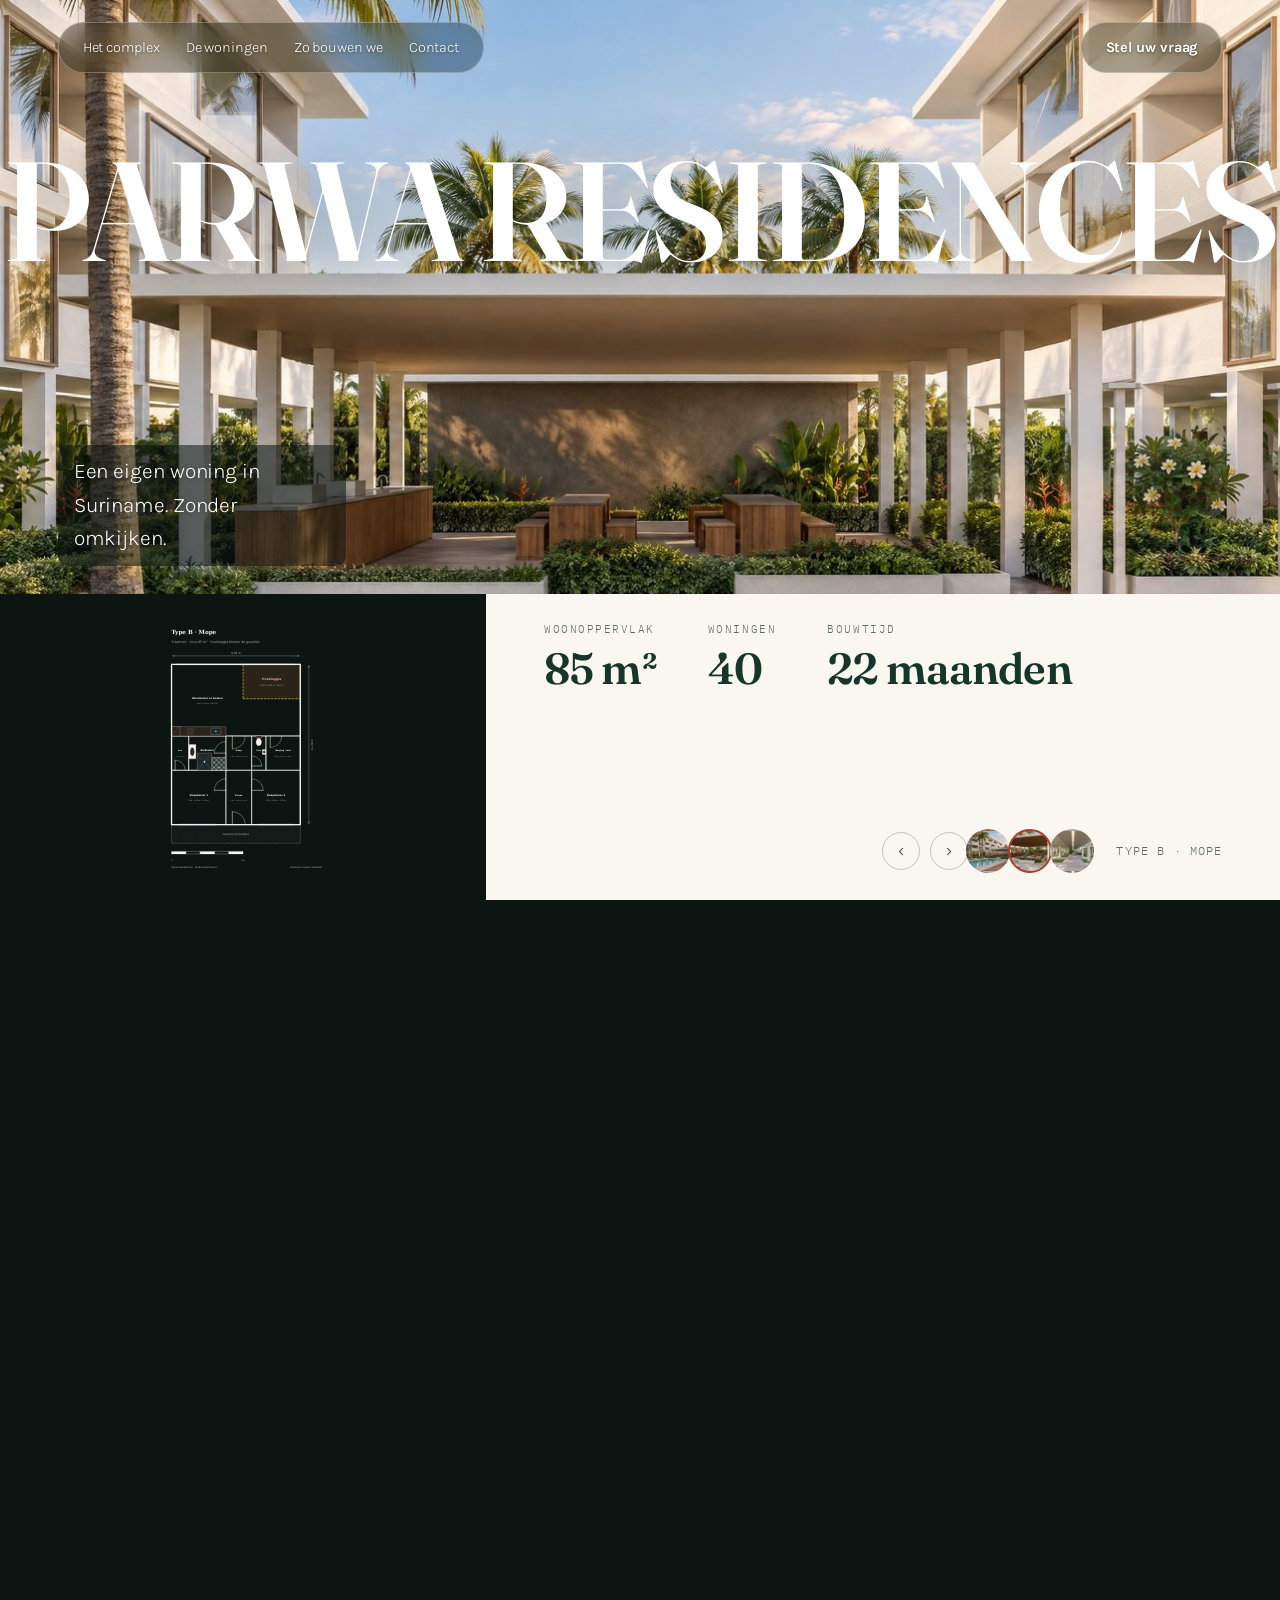
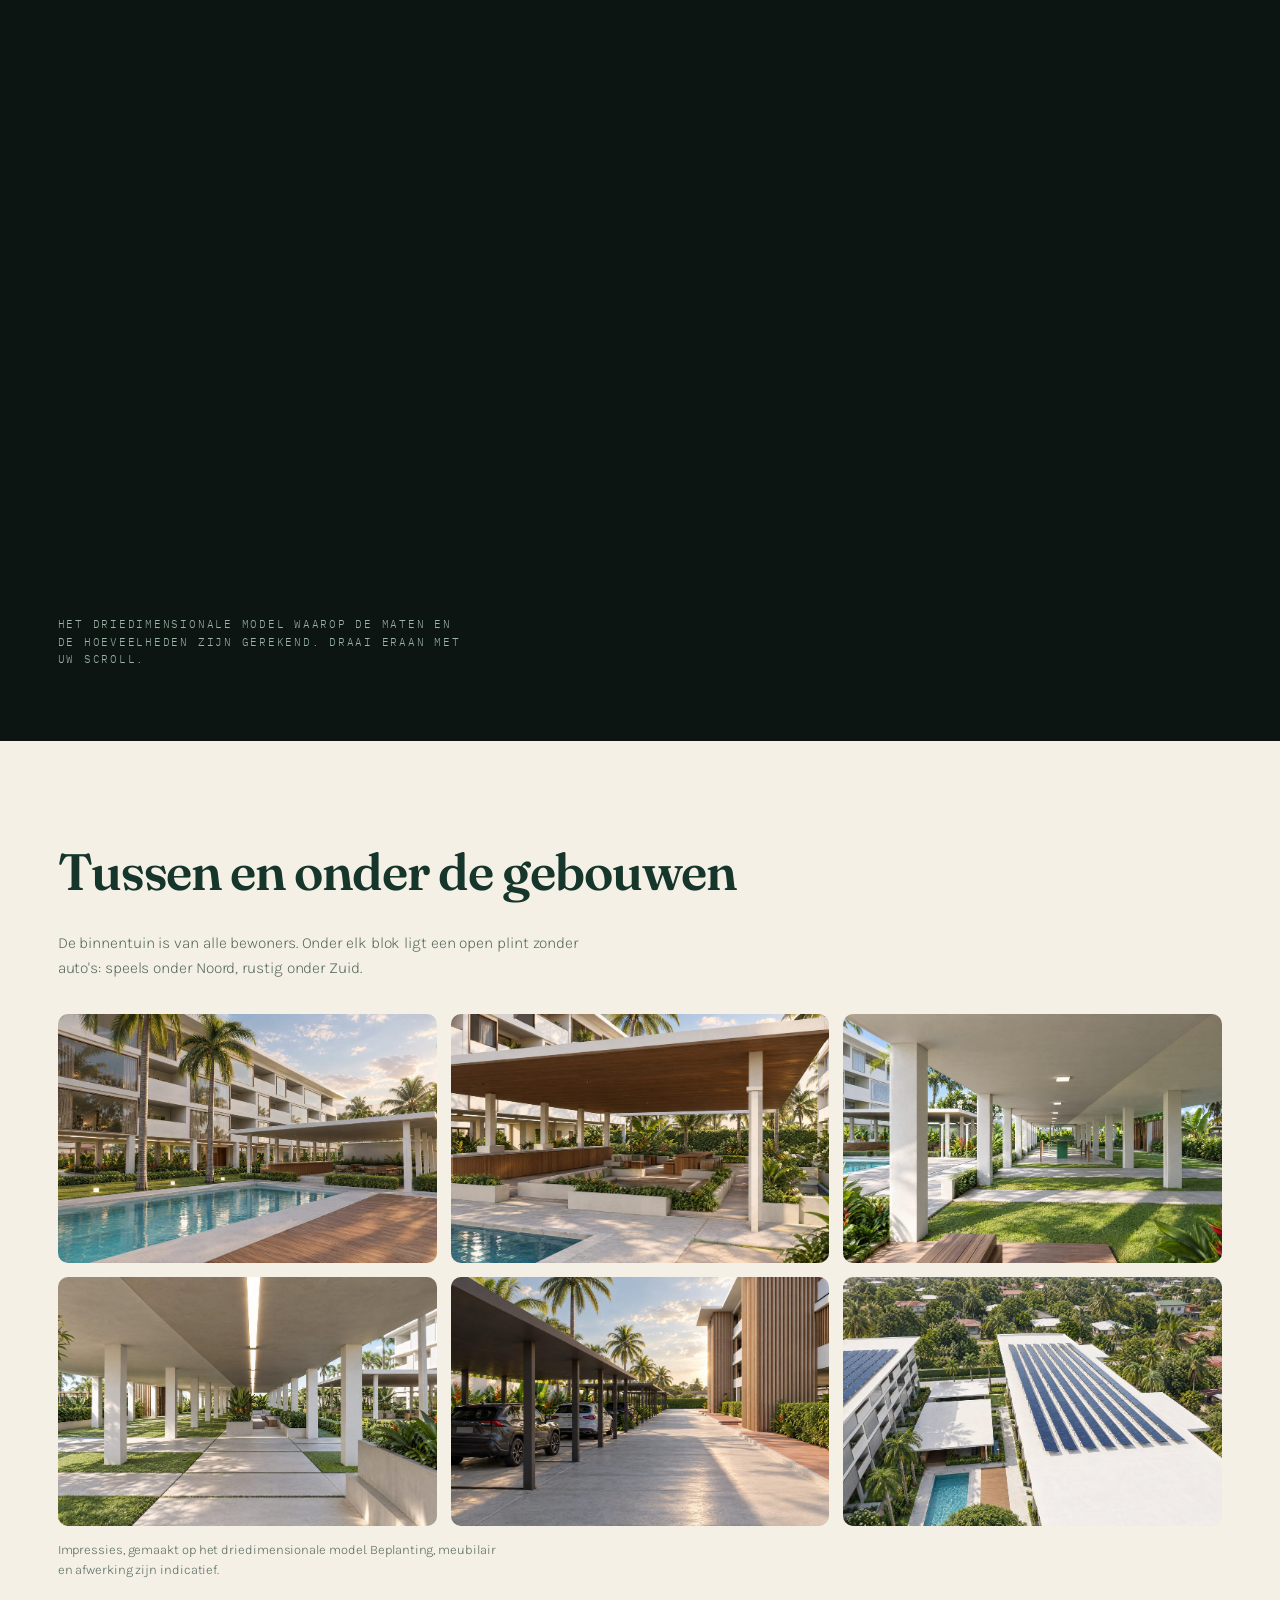
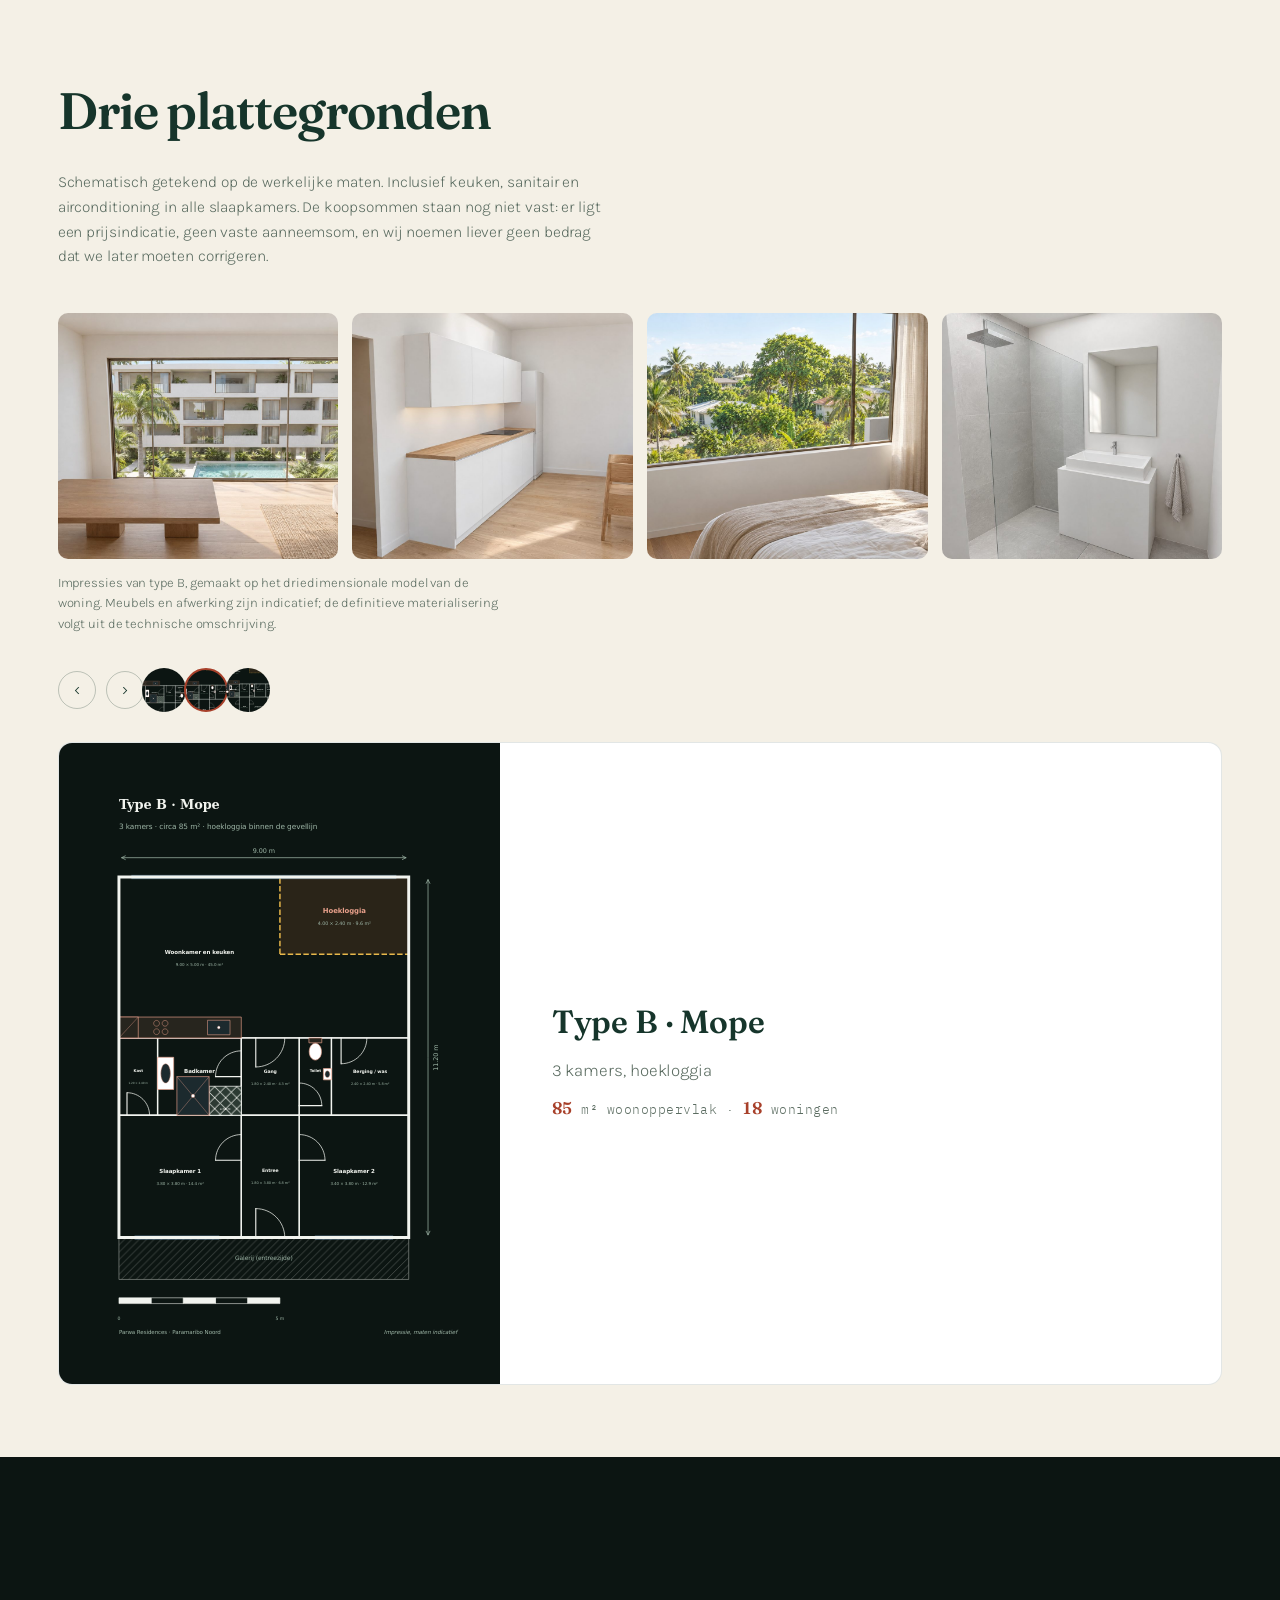
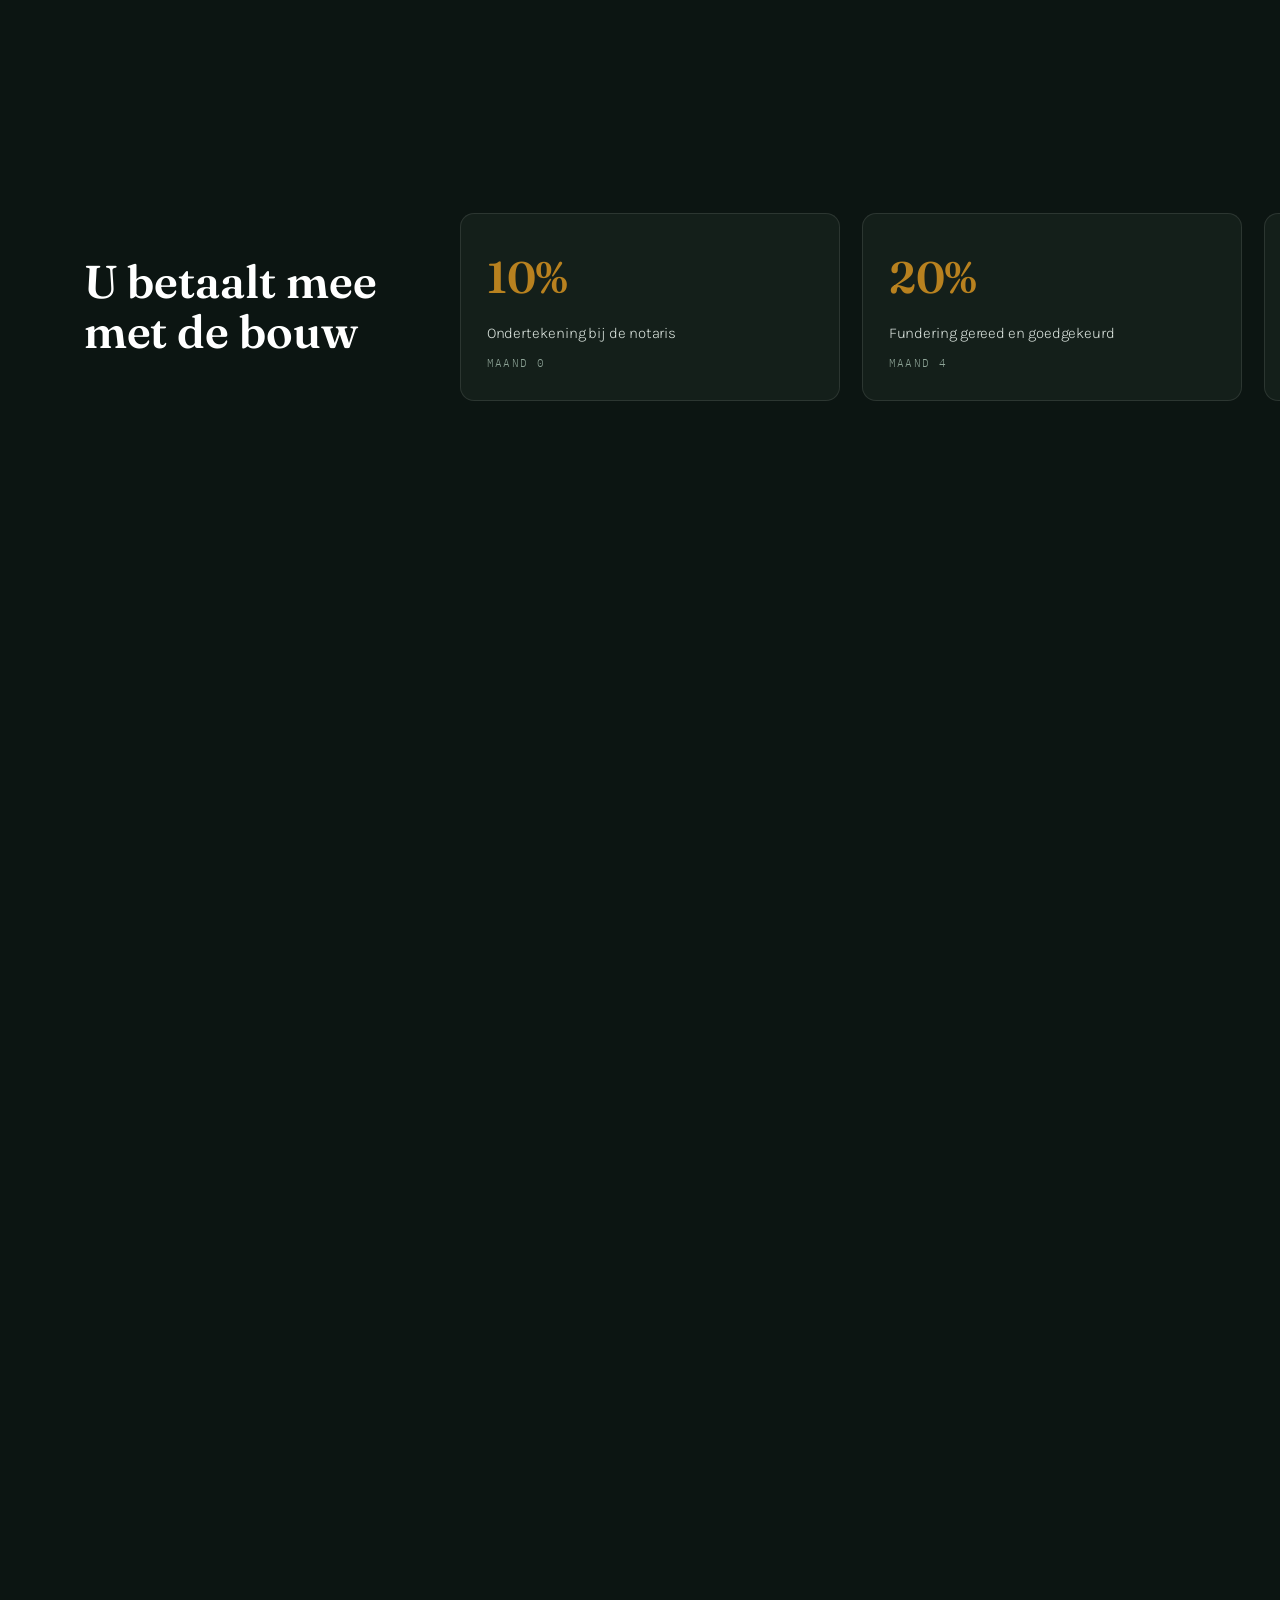
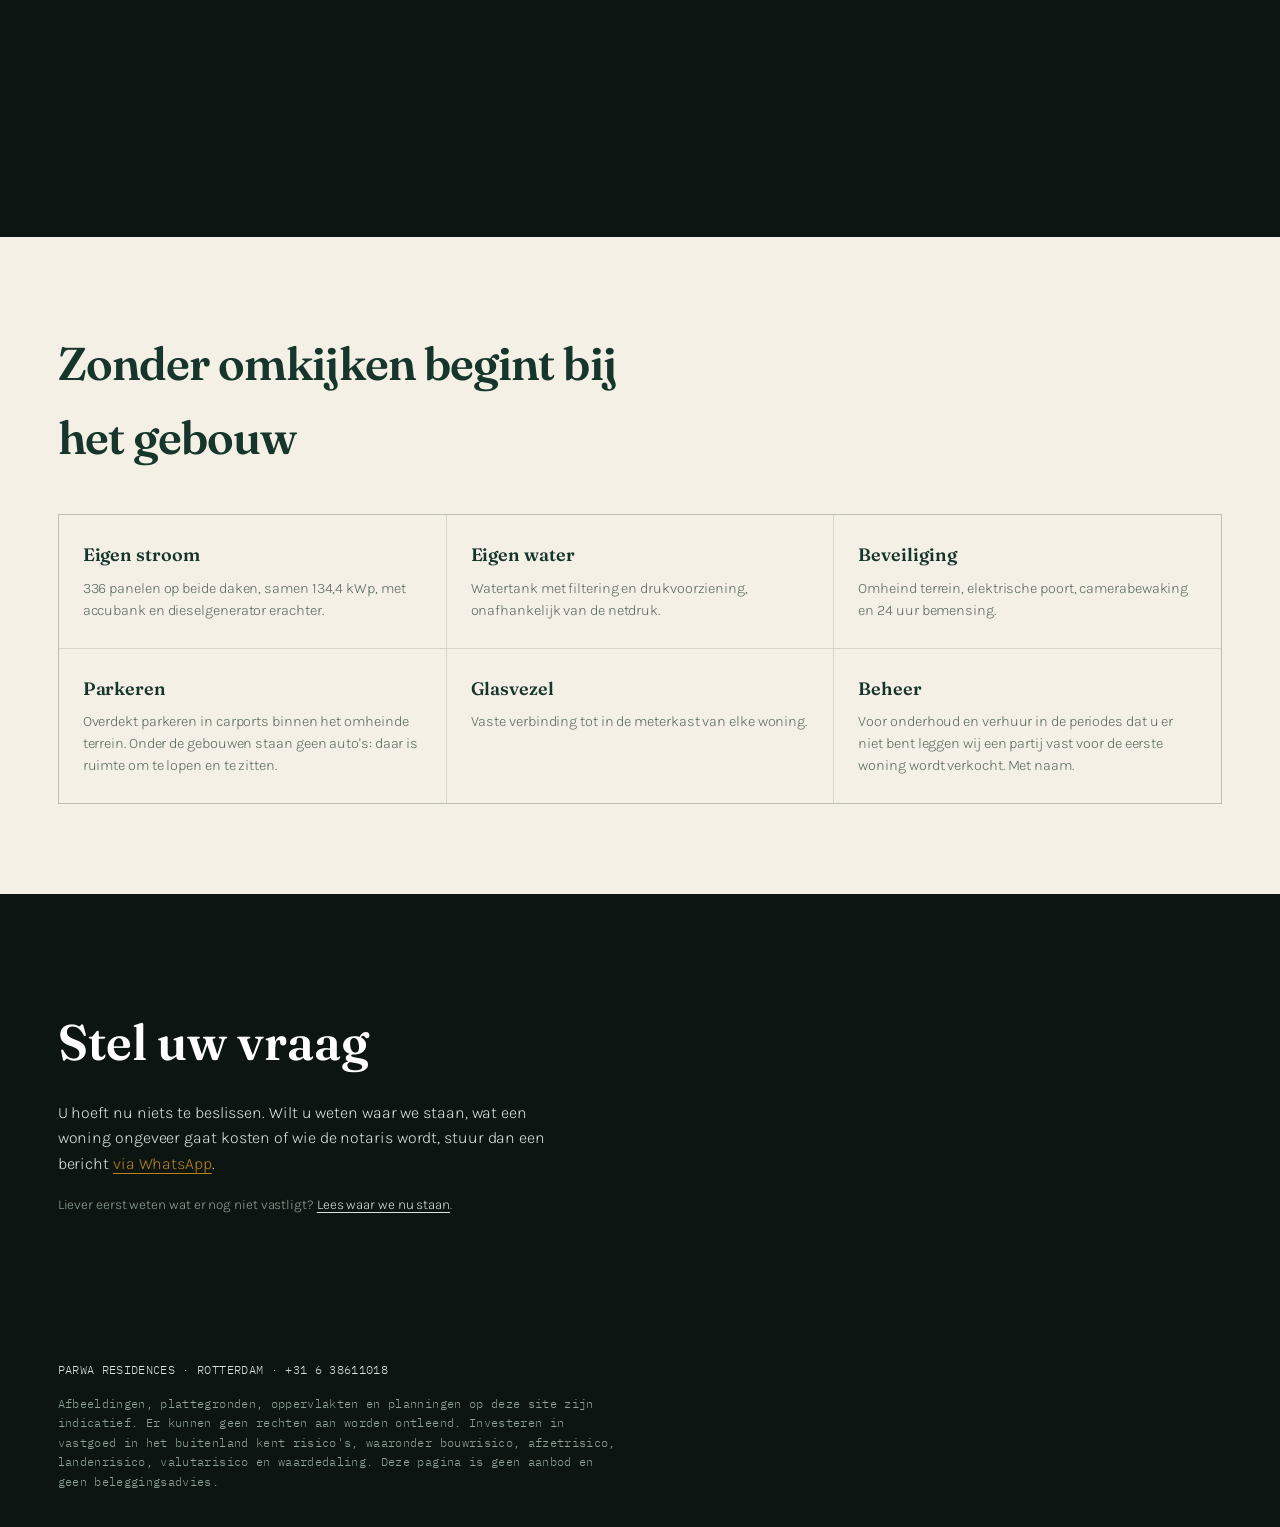
<file: index.html>
<!doctype html>
<html lang="nl" data-type="b">
<head>
<meta charset="utf-8">
<meta name="viewport" content="width=device-width, initial-scale=1, viewport-fit=cover">
<title>Parwa Residences · een eigen woning in Paramaribo Noord</title>
<meta name="description" content="Veertig appartementen op eigendomsgrond in Paramaribo Noord. Eigen stroom, eigen water, omheind terrein.">
<link rel="preconnect" href="https://fonts.googleapis.com">
<link rel="preconnect" href="https://fonts.gstatic.com" crossorigin>
<link rel="stylesheet" href="https://fonts.googleapis.com/css2?family=Fraunces:opsz,wght@9..144,300;9..144,600&family=Karla:wght@300;400;700&family=IBM+Plex+Mono:wght@400;500&display=swap">
<link rel="stylesheet" href="scrollcraft.css">
<link rel="stylesheet" href="styles.css">
</head>
<body data-sc-lerp="0.7">

<header class="pillen">
  <nav class="pil pil--nav" aria-label="Hoofdnavigatie">
    <a href="#complex">Het complex</a>
    <a href="#woningen">De woningen</a>
    <a href="#bouwen">Zo bouwen we</a>
    <a href="#contact">Contact</a>
  </nav>
  <a class="pil pil--cta" href="https://wa.me/31638611018?text=Ik%20wil%20meer%20weten%20over%20Parwa%20Residences" rel="noopener">
    Stel uw vraag
  </a>
</header>

<section class="hero">
  <picture>
    <source media="(max-width: 820px)" srcset="img/hero-binnentuin-m.jpg" width="900" height="1125">
    <img class="hero__beeld" src="img/hero-binnentuin.jpg"
         alt="De binnentuin tussen de twee blokken: het zwembad, de overdekte veranda met bar en tafels, en de open plint onder de woningen"
         fetchpriority="high" width="1600" height="905">
  </picture>
  <h1 class="hero__merk" aria-label="Parwa Residences">PARWA RESIDENCES</h1>
  <p class="hero__regel">Een eigen woning in Suriname. Zonder omkijken.</p>

  <div class="balk">
    <div class="balk__plan" id="plan-paneel"><!-- Task 6 vult dit --></div>
    <div class="balk__cijfers">
      <div class="balk__stats">
        <div class="stat">
          <span class="stat__label">Woonoppervlak</span>
          <b class="stat__waarde" id="stat-oppervlak">85 m²</b>
        </div>
        <div class="stat">
          <span class="stat__label">Woningen</span>
          <b class="stat__waarde">40</b>
        </div>
        <div class="stat">
          <span class="stat__label">Bouwtijd</span>
          <b class="stat__waarde">22 maanden</b>
        </div>
      </div>
      <div class="kiezer">
        <button class="kiezer__pijl" data-type-stap="-1" aria-label="Vorig type">‹</button>
        <button class="kiezer__pijl" data-type-stap="1" aria-label="Volgend type">›</button>
        <button class="kiezer__rond" data-type-knop="a" aria-label="Type A Parwa" aria-pressed="false"></button>
        <button class="kiezer__rond" data-type-knop="b" aria-label="Type B Mope" aria-pressed="true"></button>
        <button class="kiezer__rond" data-type-knop="c" aria-label="Type C Kankantrie" aria-pressed="false"></button>
        <span class="kiezer__naam" id="type-naam">Type B · Mope</span>
      </div>
    </div>
  </div>
</section>

<main>
<section id="complex" class="orbit" data-sc-act="scrub" data-sc-span="3.2" data-sc-dwell="0.4">
  <img class="orbit__stil" src="img/orbit-stil.jpg" width="1600" height="900"
       loading="lazy" alt="Het complex van boven: beide blokken met zonnepanelen, de binnentuin met veranda en zwembad, en de carports langs de muur">
  <div data-sc-stage>
    <img class="sc-stage__poster" src="assets/orbit-poster.jpg" loading="lazy" alt="">
    <video data-sc-scrub data-sc-src="assets/orbit.mp4" data-sc-src-mobile="assets/orbit-m.mp4"
           muted playsinline aria-label="Rondgang om het complex"></video>
  </div>
</section>
<div class="orbit-regel">
  <p>Het driedimensionale model waarop de maten en de hoeveelheden zijn gerekend.
  <span class="orbit-regel__draai"> Draai eraan met uw scroll.</span></p>
</div>

<section class="complex" aria-labelledby="complex-kop">
  <h2 id="complex-kop">Tussen en onder de gebouwen</h2>
  <p class="inleiding">De binnentuin is van alle bewoners. Onder elk blok ligt een open plint
  zonder auto's: speels onder Noord, rustig onder Zuid.</p>
  <div class="interieur__raster complex__raster">
    <figure>
      <img src="img/complex-zwembad.jpg" alt="Het zwembad in de binnentuin, met palmen en houten dek" loading="lazy" width="1200" height="679">
      <figcaption>Zwembad in de binnentuin</figcaption>
    </figure>
    <figure>
      <img src="img/complex-veranda.jpg" alt="De overdekte veranda met bar, zitkuil en plantenbakken" loading="lazy" width="1200" height="679">
      <figcaption>Veranda met bar</figcaption>
    </figure>
    <figure>
      <img src="img/complex-plint-noord.jpg" alt="De open plint onder blok Noord, met pingpongtafel en zitplekken" loading="lazy" width="1200" height="679">
      <figcaption>Plint Noord: pingpong en zitplekken</figcaption>
    </figure>
    <figure>
      <img src="img/complex-plint-zuid.jpg" alt="De open plint onder blok Zuid, rustig ingericht met groen en een zitelement" loading="lazy" width="1200" height="679">
      <figcaption>Plint Zuid: groen en rust</figcaption>
    </figure>
    <figure>
      <img src="img/complex-carport.jpg" alt="Overdekte carports langs de terreinmuur" loading="lazy" width="1200" height="679">
      <figcaption>Carports langs de muur</figcaption>
    </figure>
    <figure>
      <img src="img/complex-dak.jpg" alt="Het complex van boven, met rijen zonnepanelen op beide daken" loading="lazy" width="1200" height="679">
      <figcaption>Zonnepanelen op beide daken</figcaption>
    </figure>
  </div>
  <p class="interieur__disclaimer">Impressies, gemaakt op het driedimensionale model. Beplanting,
  meubilair en afwerking zijn indicatief.</p>
</section>

<section id="woningen" class="woningen">
  <h2>Drie plattegronden</h2>
  <p class="inleiding">Schematisch getekend op de werkelijke maten. Inclusief keuken, sanitair en
  airconditioning in alle slaapkamers. De koopsommen staan nog
  niet vast: er ligt een prijsindicatie, geen vaste aanneemsom, en wij noemen liever geen bedrag
  dat we later moeten corrigeren.</p>

  <div class="interieur">
    <div class="interieur__raster">
      <figure>
        <img src="img/woonkamer.jpg" alt="Woonkamer met open keuken" loading="lazy" width="1500" height="848">
        <figcaption>Woonkamer met open keuken</figcaption>
      </figure>
      <figure>
        <img src="img/keuken.jpg" alt="Keuken" loading="lazy" width="1500" height="848">
        <figcaption>Keuken</figcaption>
      </figure>
      <figure>
        <img src="img/slaapkamer.jpg" alt="Slaapkamer" loading="lazy" width="1500" height="848">
        <figcaption>Slaapkamer</figcaption>
      </figure>
      <figure>
        <img src="img/badkamer.jpg" alt="Badkamer" loading="lazy" width="1500" height="848">
        <figcaption>Badkamer</figcaption>
      </figure>
    </div>
    <p class="interieur__disclaimer">Impressies van type B, gemaakt op het driedimensionale model
    van de woning. Meubels en afwerking zijn indicatief; de definitieve materialisering volgt uit
    de technische omschrijving.</p>
  </div>

  <div class="kiezer kiezer--woningen" aria-label="Kies een woningtype">
    <button class="kiezer__pijl" data-type-stap="-1" aria-label="Vorig type">‹</button>
    <button class="kiezer__pijl" data-type-stap="1" aria-label="Volgend type">›</button>
    <button class="kiezer__rond" data-type-knop="a" aria-label="Type A Parwa" aria-pressed="false"></button>
    <button class="kiezer__rond" data-type-knop="b" aria-label="Type B Mope" aria-pressed="true"></button>
    <button class="kiezer__rond" data-type-knop="c" aria-label="Type C Kankantrie" aria-pressed="false"></button>
  </div>

  <div class="woning">
    <div class="woning__plan" id="woning-plan"></div>
    <div class="woning__data">
      <h3 id="woning-naam">Type B · Mope</h3>
      <p id="woning-kamers">3 kamers, hoekloggia</p>
      <p class="woning__cijfers"><b id="woning-opp">85</b> m² woonoppervlak ·
         <b id="woning-aantal">18</b> woningen</p>
    </div>
  </div>
</section>

<section id="bouwen" data-sc-act="pan" data-sc-span="2.2">
  <div data-sc-stage>
    <div class="rail" data-sc-pan="0.05">
      <div class="kaart kaart--kop"><h2>U betaalt mee<br>met de bouw</h2></div>
      <div class="kaart"><b>10%</b><span>Ondertekening bij de notaris</span><i>maand 0</i></div>
      <div class="kaart"><b>20%</b><span>Fundering gereed en goedgekeurd</span><i>maand 4</i></div>
      <div class="kaart"><b>30%</b><span>Ruwbouw gereed, casco gesloten</span><i>maand 11</i></div>
      <div class="kaart"><b>25%</b><span>Wind- en waterdicht, installaties aangebracht</span><i>maand 17</i></div>
      <div class="kaart"><b>15%</b><span>Oplevering en sleuteloverdracht</span><i>maand 22</i></div>
      <div class="kaart kaart--slot"><span>Elke termijn gaat naar de derdengeldenrekening van de
        notaris en wordt pas vrijgegeven nadat een onafhankelijk bouwkundig opzichter de mijlpaal
        heeft goedgekeurd.</span></div>
    </div>
  </div>
</section>

<section class="omkijken">
  <h2>Zonder omkijken begint bij het gebouw</h2>
  <div class="raster">
    <div><b>Eigen stroom</b><span>336 panelen op beide daken, samen 134,4 kWp, met accubank
      en dieselgenerator erachter.</span></div>
    <div><b>Eigen water</b><span>Watertank met filtering en drukvoorziening, onafhankelijk
      van de netdruk.</span></div>
    <div><b>Beveiliging</b><span>Omheind terrein, elektrische poort, camerabewaking en
      24 uur bemensing.</span></div>
    <div><b>Parkeren</b><span>Overdekt parkeren in carports binnen het omheinde terrein. Onder de gebouwen staan geen auto's: daar is ruimte om te lopen en te zitten.</span></div>
    <div><b>Glasvezel</b><span>Vaste verbinding tot in de meterkast van elke woning.</span></div>
    <div><b>Beheer</b><span>Voor onderhoud en verhuur in de periodes dat u er niet bent leggen
      wij een partij vast voor de eerste woning wordt verkocht. Met naam.</span></div>
  </div>
</section>

<section id="contact" class="contact">
  <h2>Stel uw vraag</h2>
  <p class="lopend">U hoeft nu niets te beslissen. Wilt u weten waar we staan, wat een woning
    ongeveer gaat kosten of wie de notaris wordt, stuur dan een bericht
    <a href="https://wa.me/31638611018?text=Ik%20wil%20meer%20weten%20over%20Parwa%20Residences"
       rel="noopener">via WhatsApp</a>.</p>
  <p class="zijpad">Liever eerst weten wat er nog niet vastligt?
    <a href="eerlijk.html">Lees waar we nu staan</a>.</p>
</section>
</main>

<footer class="voettekst">
  <p class="voettekst__merk">Parwa Residences · Rotterdam · +31 6 38611018</p>
  <p>Afbeeldingen, plattegronden, oppervlakten en planningen op deze site zijn indicatief. Er
    kunnen geen rechten aan worden ontleend. Investeren in vastgoed in het buitenland kent
    risico's, waaronder bouwrisico, afzetrisico, landenrisico, valutarisico en waardedaling.
    Deze pagina is geen aanbod en geen beleggingsadvies.</p>
</footer>

<script src="vendor/lenis.min.js"></script>
<script>
  window.__lenis = new Lenis({ lerp: 0.085, smoothWheel: true, syncTouch: false,
                               anchors: { offset: 0 }, autoRaf: true });
</script>
<script src="scrollcraft.js"></script>
<script>
  // Op smalle schermen past een 16:9-clip nooit rechtop in beeld: bijsnijden
  // met object-fit:cover velt de vleugels links en rechts weg zodra het
  // complex draait. Daar geen gepinde rondgang, maar het stilstaande beeld
  // dat al in de markup staat. Dit moet vóór het mounten van de engine,
  // want die leest data-sc-act etc. alleen bij het mounten.
  if (window.matchMedia("(max-width: 820px)").matches) {
    var orbit = document.getElementById("complex");
    if (orbit) {
      orbit.removeAttribute("data-sc-act");
      orbit.removeAttribute("data-sc-span");
      orbit.removeAttribute("data-sc-dwell");
      var clip = orbit.querySelector("video[data-sc-scrub]");
      if (clip) clip.remove();
      var poster = orbit.querySelector(".sc-stage__poster");
      if (poster) poster.remove();
    }
  }
  ScrollCraft.mount(document.body);
</script>
<script src="app.js"></script>
</body>
</html>
</file>
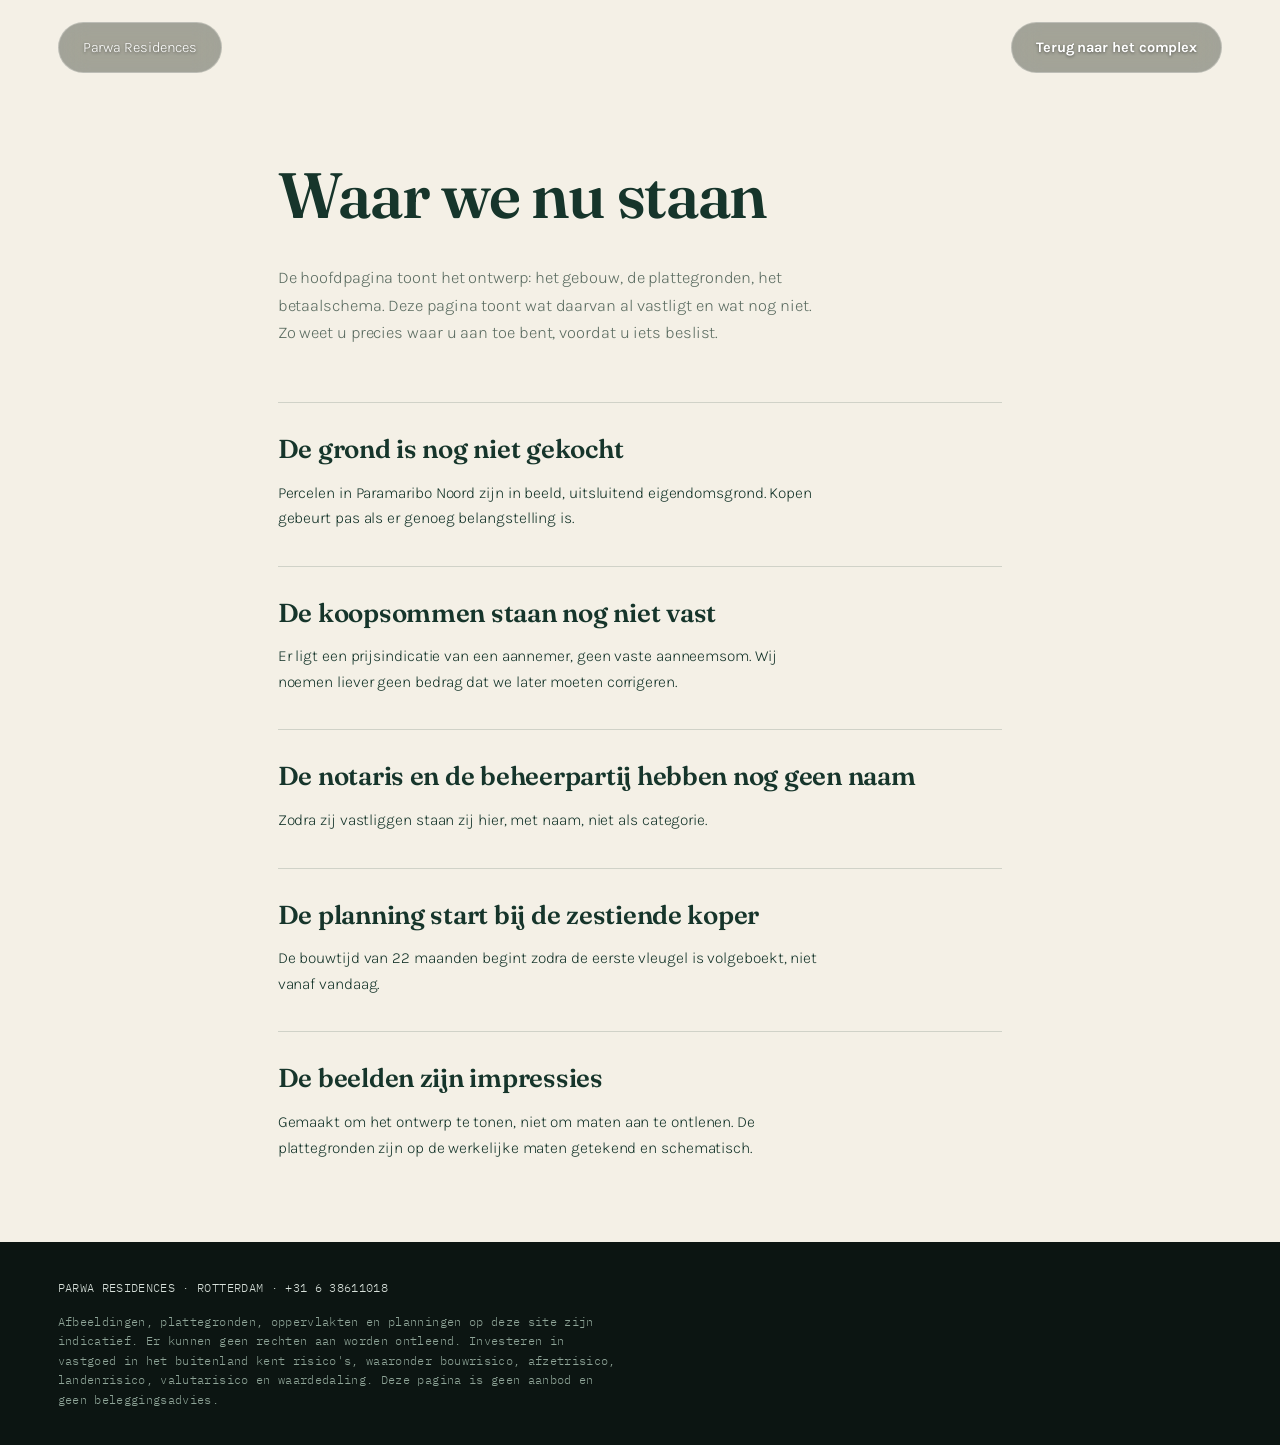
<file: eerlijk.html>
<!doctype html>
<html lang="nl">
<head>
<meta charset="utf-8">
<meta name="viewport" content="width=device-width, initial-scale=1, viewport-fit=cover">
<title>Waar we nu staan · Parwa Residences</title>
<meta name="description" content="Wat er nog niet vastligt bij Parwa Residences: de grond, de koopsommen, de notaris, de beheerpartij en de planning.">
<link rel="preconnect" href="https://fonts.googleapis.com">
<link rel="preconnect" href="https://fonts.gstatic.com" crossorigin>
<link rel="stylesheet" href="https://fonts.googleapis.com/css2?family=Fraunces:opsz,wght@9..144,300;9..144,600&family=Karla:wght@300;400;700&family=IBM+Plex+Mono:wght@400;500&display=swap">
<link rel="stylesheet" href="scrollcraft.css">
<link rel="stylesheet" href="styles.css">
</head>
<body>

<header class="pillen">
  <nav class="pil pil--nav" aria-label="Hoofdnavigatie">
    <a href="index.html">Parwa Residences</a>
  </nav>
  <a class="pil pil--cta" href="index.html">Terug naar het complex</a>
</header>

<main class="eerlijk">
  <section class="eerlijk__kop">
    <h1>Waar we nu staan</h1>
    <p class="eerlijk__intro">De hoofdpagina toont het ontwerp: het gebouw, de plattegronden, het
      betaalschema. Deze pagina toont wat daarvan al vastligt en wat nog niet. Zo weet u precies
      waar u aan toe bent, voordat u iets beslist.</p>
  </section>

  <section class="eerlijk__lijst">
    <article class="eerlijk__punt">
      <h2>De grond is nog niet gekocht</h2>
      <p>Percelen in Paramaribo Noord zijn in beeld, uitsluitend eigendomsgrond. Kopen gebeurt
        pas als er genoeg belangstelling is.</p>
    </article>

    <article class="eerlijk__punt">
      <h2>De koopsommen staan nog niet vast</h2>
      <p>Er ligt een prijsindicatie van een aannemer, geen vaste aanneemsom. Wij noemen liever
        geen bedrag dat we later moeten corrigeren.</p>
    </article>

    <article class="eerlijk__punt">
      <h2>De notaris en de beheerpartij hebben nog geen naam</h2>
      <p>Zodra zij vastliggen staan zij hier, met naam, niet als categorie.</p>
    </article>

    <article class="eerlijk__punt">
      <h2>De planning start bij de zestiende koper</h2>
      <p>De bouwtijd van 22 maanden begint zodra de eerste vleugel is volgeboekt, niet vanaf
        vandaag.</p>
    </article>

    <article class="eerlijk__punt">
      <h2>De beelden zijn impressies</h2>
      <p>Gemaakt om het ontwerp te tonen, niet om maten aan te ontlenen. De plattegronden zijn
        op de werkelijke maten getekend en schematisch.</p>
    </article>
  </section>
</main>

<footer class="voettekst">
  <p class="voettekst__merk">Parwa Residences · Rotterdam · +31 6 38611018</p>
  <p>Afbeeldingen, plattegronden, oppervlakten en planningen op deze site zijn indicatief. Er
    kunnen geen rechten aan worden ontleend. Investeren in vastgoed in het buitenland kent
    risico's, waaronder bouwrisico, afzetrisico, landenrisico, valutarisico en waardedaling.
    Deze pagina is geen aanbod en geen beleggingsadvies.</p>
</footer>

</body>
</html>
</file>
<file: scrollcraft.css>
/* ============================================================================
   scrollcraft.css: the taste floor
   ----------------------------------------------------------------------------
   Two layers, and the split matters:

     TOKENS   what you override per brand. Colour roles, the type ramp, the
              spacing scale, elevation, motion. A brand is ~12 values.
     DEVICES  what the engine drives. Do not restyle these to taste; they are
              the mechanism. Style your own markup instead.

   Nothing here draws a "component". There are no card, badge, or pill classes,
   because a stylesheet that ships those is how every page built on it ends up
   with the same shapes. You get a floor and a vocabulary; the composition is
   yours.
   ========================================================================== */

/* ---------------------------------------------------------------- tokens -- */
:root {
  /* --- colour roles. Override these six and the page is rebranded. -------- */
  --sc-canvas:      #08090b;   /* the page ground. Drift interpolates this.   */
  --sc-surface:     #101217;   /* anything raised off the ground             */
  --sc-ink:         #f4f2ef;   /* primary text                               */
  --sc-ink-soft:    #9a9ba1;   /* secondary text. Tinted, never flat gray.   */
  --sc-accent:      #d8ff3e;   /* ONE accent. It owns a region, not confetti. */
  --sc-accent-ink:  #08090b;   /* text that sits on the accent               */

  --sc-hairline:    color-mix(in oklab, var(--sc-ink) 12%, transparent);
  --sc-hairline-strong: color-mix(in oklab, var(--sc-ink) 22%, transparent);

  /* --- type. Two families max. Display carries voice, text carries prose. - */
  --sc-font-display: "Instrument Sans", "Geist", system-ui, sans-serif;
  --sc-font-text:    "Geist", system-ui, sans-serif;
  --sc-font-mono:    "Geist Mono", ui-monospace, monospace;

  /* Fluid ramp. Tracking tightens as size grows because a face set at 6rem
     with 0 tracking reads loose; this is optical correction, not decoration. */
  --sc-t-xs:   clamp(0.75rem, 0.72rem + 0.15vw, 0.82rem);
  --sc-t-sm:   clamp(0.875rem, 0.84rem + 0.18vw, 0.95rem);
  --sc-t-base: clamp(1rem, 0.96rem + 0.22vw, 1.125rem);
  --sc-t-lg:   clamp(1.2rem, 1.1rem + 0.5vw, 1.5rem);
  --sc-t-xl:   clamp(1.6rem, 1.35rem + 1.2vw, 2.25rem);
  --sc-t-2xl:  clamp(2.1rem, 1.6rem + 2.4vw, 3.4rem);
  --sc-t-3xl:  clamp(2.8rem, 1.9rem + 4.2vw, 5rem);
  --sc-t-4xl:  clamp(3.4rem, 1.9rem + 6.6vw, 7.5rem);

  --sc-track-tight:  -0.035em;
  --sc-track-snug:   -0.02em;
  --sc-track-normal: -0.005em;
  --sc-track-wide:    0.08em;

  --sc-leading-none: 0.94;
  --sc-leading-tight: 1.06;
  --sc-leading-body: 1.62;

  --sc-measure: 62ch;

  /* --- space. 4px base: the useful middle steps an 8-only scale misses. --- */
  --sc-1: 0.25rem;  --sc-2: 0.5rem;   --sc-3: 0.75rem;  --sc-4: 1rem;
  --sc-5: 1.5rem;   --sc-6: 2rem;     --sc-7: 3rem;     --sc-8: 4rem;
  --sc-9: 6rem;     --sc-10: 8rem;    --sc-11: 12rem;

  /* Section rhythm is fluid so a phone doesn't inherit desktop air. */
  --sc-section: clamp(4.5rem, 9vw, 11rem);
  --sc-gutter:  clamp(1.25rem, 5vw, 5.5rem);
  --sc-maxw:    82rem;

  /* --- radius. Pick one scale for the page and hold it. ------------------- */
  --sc-r-sm: 6px;  --sc-r-md: 12px;  --sc-r-lg: 20px;  --sc-r-pill: 999px;

  /* --- elevation. Every shadow has an offset AND a soft blur, and is tinted
         to the canvas hue. A zero-offset coloured halo is decoration, not
         depth, so there isn't one here. ---------------------------------- */
  --sc-shadow-color: 220 40% 2%;
  --sc-e1: 0 1px 2px hsl(var(--sc-shadow-color) / 0.28),
           0 2px 6px -1px hsl(var(--sc-shadow-color) / 0.20);
  --sc-e2: 0 2px 4px hsl(var(--sc-shadow-color) / 0.24),
           0 8px 18px -4px hsl(var(--sc-shadow-color) / 0.30);
  --sc-e3: 0 4px 8px hsl(var(--sc-shadow-color) / 0.22),
           0 18px 40px -8px hsl(var(--sc-shadow-color) / 0.38),
           0 48px 90px -24px hsl(var(--sc-shadow-color) / 0.30);

  /* Edge light: a 1px top highlight sells a raised surface better than any
     amount of blur, because real raised things catch light on their lip. */
  --sc-edge: inset 0 1px 0 color-mix(in oklab, var(--sc-ink) 10%, transparent);

  /* --- motion. Built-in CSS easings are too weak for UI. ------------------ */
  --sc-ease-out:    cubic-bezier(0.23, 1, 0.32, 1);
  --sc-ease-in-out: cubic-bezier(0.77, 0, 0.175, 1);
  --sc-ease-drawer: cubic-bezier(0.32, 0.72, 0, 1);
  --sc-d-fast: 160ms;  --sc-d-base: 240ms;  --sc-d-slow: 420ms;

  --sc-z-stage: 1; --sc-z-copy: 20; --sc-z-chrome: 60;
}

/* --------------------------------------------------------------- reset -- */
*, *::before, *::after { box-sizing: border-box; }
html { -webkit-text-size-adjust: 100%; scroll-behavior: smooth; }
@media (prefers-reduced-motion: reduce) { html { scroll-behavior: auto; } }

body {
  margin: 0;
  background: var(--sc-canvas);
  color: var(--sc-ink);
  font-family: var(--sc-font-text);
  font-size: var(--sc-t-base);
  line-height: var(--sc-leading-body);
  letter-spacing: var(--sc-track-normal);
  -webkit-font-smoothing: antialiased;
  text-rendering: optimizeLegibility;
  font-synthesis-weight: none;
  overflow-x: clip;
}
img, video, canvas, svg { display: block; max-width: 100%; }
button, input, select, textarea { font: inherit; color: inherit; }

/* ------------------------------------------------- the browser surfaces --
   The parts you did not draw still carry the design. Selection, caret, focus
   ring, scrollbar and tabular numerals all ship with defaults that belong to no
   design system. Theming them is the cheapest signal that a page was built
   rather than assembled, and it is the step that gets skipped most reliably. */
::selection { background: var(--sc-accent); color: var(--sc-accent-ink); }
:root { caret-color: var(--sc-accent); accent-color: var(--sc-accent); }
:focus-visible {
  outline: 2px solid var(--sc-accent);
  outline-offset: 3px;
  border-radius: var(--sc-r-sm);
}
:where(a) { color: inherit; text-decoration-thickness: 1px; text-underline-offset: 0.22em; }
@supports (scrollbar-color: auto) {
  html { scrollbar-color: color-mix(in oklab, var(--sc-ink) 26%, transparent) transparent; scrollbar-width: thin; }
}
:where(table, .sc-nums, [data-sc-count]) { font-variant-numeric: tabular-nums; }

/* ----------------------------------------------------------- typography -- */
.sc-display {
  font-family: var(--sc-font-display);
  font-weight: 500;
  line-height: var(--sc-leading-none);
  letter-spacing: var(--sc-track-tight);
  text-wrap: balance;
  margin: 0;
}
.sc-display--xl { font-size: var(--sc-t-4xl); }
.sc-display--lg { font-size: var(--sc-t-3xl); }
.sc-display--md { font-size: var(--sc-t-2xl); letter-spacing: var(--sc-track-snug); }
.sc-lede {
  font-size: var(--sc-t-lg);
  line-height: 1.44;
  letter-spacing: var(--sc-track-snug);
  color: var(--sc-ink);
  max-width: 46ch;
  text-wrap: pretty;
  margin: 0;
}
.sc-body { max-width: var(--sc-measure); color: var(--sc-ink-soft); text-wrap: pretty; margin: 0; }
.sc-label {
  font-family: var(--sc-font-mono);
  font-size: var(--sc-t-xs);
  letter-spacing: var(--sc-track-wide);
  text-transform: uppercase;
  color: var(--sc-ink-soft);
}

/* ---------------------------------------------------------------- layout -- */
.sc-wrap { width: 100%; max-width: var(--sc-maxw); margin-inline: auto; padding-inline: var(--sc-gutter); }
.sc-section { padding-block: var(--sc-section); }
/* More space above a heading than below it: the gap belongs to the boundary,
   not to the pair. */
.sc-stack > * + * { margin-top: var(--sc-4); }
.sc-stack > :is(h1,h2,h3) { margin-top: var(--sc-7); }
.sc-stack > :is(h1,h2,h3):first-child { margin-top: 0; }
.sc-rule { height: 1px; border: 0; background: var(--sc-hairline); margin: 0; }

/* =============================================================== DEVICES ==
   Driven by the engine. Restyle your own markup, not these.                */

.sc-act--pinned { position: relative; }
.sc-stage {
  position: sticky; top: 0;
  height: 100vh; height: 100svh;
  overflow: clip;
  z-index: var(--sc-z-stage);
}

/* scrub / sequence media */
.sc-stage :is(video[data-sc-scrub], canvas[data-sc-sequence], .sc-stage__poster) {
  position: absolute; inset: 0;
  width: 100%; height: 100%;
  object-fit: cover;
}
video[data-sc-scrub] { opacity: 0; transition: opacity 380ms var(--sc-ease-out); }
.sc-has-clip video[data-sc-scrub] { opacity: 1; }
/* The poster is a live frame-holder, not a placeholder: it stays up until a
   real video frame has painted, which is what stops the blank-stage flash. */
.sc-stage__poster { z-index: 0; transition: opacity 380ms var(--sc-ease-out); }
.sc-has-clip .sc-stage__poster { opacity: 0; }

/* A scrim only where text sits. A full-frame darkening layer flattens the
   image everywhere to fix contrast in one corner. */
.sc-scrim {
  position: absolute; inset: 0; pointer-events: none; z-index: 1;
  background: linear-gradient(
    var(--sc-scrim-angle, 180deg),
    color-mix(in oklab, var(--sc-canvas) var(--sc-scrim-a, 78%), transparent) 0%,
    color-mix(in oklab, var(--sc-canvas) 30%, transparent) 42%,
    transparent 68%);
}
/* Point the scrim at the copy. A scrim gradient that darkens the top while the
   copy sits at the bottom fixes contrast nowhere and flattens the image
   everywhere, which is the most common way text-over-video goes wrong. */
.sc-scrim--bottom { --sc-scrim-angle: 0deg; }
.sc-scrim--left   { --sc-scrim-angle: 90deg; }
.sc-scrim--right  { --sc-scrim-angle: 270deg; }

/* Corner scrims, for copy anchored to a corner. An edge gradient has to darken
   a whole band across the frame to cover one corner; a corner gradient puts the
   density where the text is and leaves the rest of the image alone. Pair with
   .sc-copy--lead / .sc-copy--trail. */
.sc-scrim--lead {
  background: linear-gradient(to top right,
    color-mix(in oklab, var(--sc-canvas) 94%, transparent) 0%,
    color-mix(in oklab, var(--sc-canvas) 72%, transparent) 30%,
    color-mix(in oklab, var(--sc-canvas) 30%, transparent) 52%,
    transparent 72%);
}
.sc-scrim--trail {
  background: linear-gradient(to top left,
    color-mix(in oklab, var(--sc-canvas) 94%, transparent) 0%,
    color-mix(in oklab, var(--sc-canvas) 72%, transparent) 30%,
    color-mix(in oklab, var(--sc-canvas) 30%, transparent) 52%,
    transparent 72%);
}
/* A band across the bottom, for copy that spans the full width of the frame.
   That is what both corner anchors become below 860px, and it is also the right
   shape whenever the copy block is wider than a corner. */
.sc-scrim--band {
  background: linear-gradient(to top,
    color-mix(in oklab, var(--sc-canvas) 94%, transparent) 0%,
    color-mix(in oklab, var(--sc-canvas) 74%, transparent) 22%,
    color-mix(in oklab, var(--sc-canvas) 30%, transparent) 42%,
    transparent 58%);
}
.sc-scrim--vignette {
  background: radial-gradient(120% 90% at 50% 45%, transparent 40%,
              color-mix(in oklab, var(--sc-canvas) 70%, transparent) 100%);
}

/* copy over a stage.
   max-width is in rem, never ch. A `ch` on this container resolves against the
   CONTAINER's font-size (body size), not the display size of the heading inside
   it, so `max-width: 20ch` here silently produces a ~180px column and wraps a
   hero headline to six lines. Set a ch measure on the text element itself. */
.sc-copy {
  position: absolute; z-index: var(--sc-z-copy);
  inset-inline: var(--sc-gutter);
  max-width: min(46rem, 76vw);
  will-change: opacity, transform;
}
.sc-copy--lead   { left: var(--sc-gutter); bottom: clamp(3rem, 12vh, 9rem); }
/* inset-inline FIRST. It is the shorthand for left+right, so declaring it after
   `left: 50%` resets left to auto and the block drifts off the left edge. */
.sc-copy--center { inset-inline: auto; left: 50%; top: 50%; translate: -50% -50%; text-align: center; }
.sc-copy--trail  { inset-inline: auto; right: var(--sc-gutter); bottom: clamp(3rem, 12vh, 9rem); text-align: right; }

/* cue defaults: the engine writes opacity/transform inline, these are the
   pre-paint state so nothing flashes before the first read() */
[data-sc-cue] { opacity: 0; will-change: opacity, transform; }
.sc-ready [data-sc-cue] { transition: none; }

/* kinetic split */
.sc-split { display: inline-block; overflow: hidden; vertical-align: top; }
/* Descenders live below the baseline; a line mask clipped to the line box eats
   the tails off g, y, p, j. The padding buys them room back. */
.sc-split--line { display: block; padding-bottom: 0.14em; margin-bottom: -0.14em; }
.sc-split__i { display: inline-block; will-change: transform, opacity; }
.sc-is-split { opacity: 1 !important; }

/* horizontal rail */
[data-sc-pan] { display: flex; will-change: transform; }

/* reveal + parallax */
[data-sc-reveal] { will-change: clip-path; }
[data-sc-parallax] { will-change: transform; }

/* flow reveal (fires once) */
[data-sc-in], [data-sc-stagger] > * {
  opacity: 0;
  transform: translate3d(0, 14px, 0);
  transition: opacity 620ms var(--sc-ease-out), transform 620ms var(--sc-ease-out);
}
[data-sc-in].sc-in, [data-sc-stagger] > .sc-in { opacity: 1; transform: none; }

/* pointer devices */
[data-sc-tilt] { transform-style: preserve-3d; will-change: transform; }
[data-sc-magnet] { will-change: transform; }
/* isolation always; position only if nothing more specific already set it.
   Written with :where() (zero specificity) on purpose: a plain `position:
   relative` here has the same weight as `.sc-stage` and, being later in the
   file, silently wins. A stage carrying both attributes then stops being
   sticky and the whole act scrolls away instead of pinning. */
[data-sc-spotlight] { isolation: isolate; }
:where([data-sc-spotlight]) { position: relative; }
[data-sc-spotlight]::after {
  content: ""; position: absolute; inset: 0; pointer-events: none; z-index: 2;
  background: radial-gradient(
    28rem 28rem at calc(var(--sc-mx, 0.5) * 100%) calc(var(--sc-my, 0.5) * 100%),
    color-mix(in oklab, var(--sc-accent) 16%, transparent), transparent 70%);
  opacity: 0; transition: opacity var(--sc-d-slow) var(--sc-ease-out);
}
[data-sc-spotlight]:hover::after { opacity: 1; }

/* =========================================================== WORLDFLIGHT ==
   One fixed stage for the whole page. The only thing in document flow is the
   spacer, and it is empty. If you find yourself adding a section here, you want
   act mode instead: the moment a real block scrolls past the fixed stage, the
   page has a seam again and the whole point is gone.                        */

[data-sc-mode="worldflight"] { position: relative; }

.sc-world {
  position: fixed; inset: 0;
  overflow: clip;
  z-index: var(--sc-z-stage);
  background: var(--sc-canvas);
}

/* Every leg is mounted for the life of the page and stacked in the same box.
   The engine owns opacity, visibility and z-index here; do not set them. */
.sc-world__seg {
  position: absolute; inset: 0;
  opacity: 0;
  will-change: opacity;
}
.sc-world__seg > :is(video, img, canvas) {
  position: absolute; inset: 0;
  width: 100%; height: 100%;
  object-fit: cover;
}
/* The poster is the frame-holder AND the first camera move: the engine pushes
   it in slowly until a real decoded frame is available to replace it. */
.sc-world__poster {
  z-index: 0;
  transform-origin: 50% 50%;
  transition: opacity 420ms var(--sc-ease-out);
}
.sc-world__seg > video { z-index: 1; }
.sc-world__seg.sc-has-clip .sc-world__poster { opacity: 0; }
/* The act stylesheet lights a clip through its ancestor act. A worldflight leg
   has no act, so match the class the engine also writes on the clip itself. */
video[data-sc-scrub].sc-has-clip { opacity: 1; }

/* The copy layer is fixed too, and inert by default: the engine hands
   pointer-events back to a block only while it is actually legible. */
.sc-world__copy {
  position: fixed; inset: 0;
  z-index: var(--sc-z-copy);
  pointer-events: none;
}
.sc-world__scrim { position: absolute; inset: 0; pointer-events: none; z-index: 0; }
[data-sc-copy] {
  opacity: 0;
  pointer-events: none;
  will-change: opacity, transform;
}
.sc-ready [data-sc-copy] { transition: none; }

/* The track. Empty on purpose. */
.sc-world__spacer { pointer-events: none; }

/* scroll progress */
[data-sc-progress] {
  position: fixed; inset: 0 0 auto 0; height: 2px; z-index: var(--sc-z-chrome);
  background: var(--sc-accent); transform-origin: 0 50%; transform: scaleX(0);
  will-change: transform;
}

/* ----------------------------------------------------------- atmosphere --
   Depth is not only shadow. Grain keeps a flat dark ground from banding, and
   it is the difference between "a dark page" and "a lit room". */
.sc-grain { position: fixed; inset: 0; pointer-events: none; z-index: 3; opacity: 0.045; }
.sc-grain::before {
  content: ""; position: absolute; inset: -50%;
  background-image: url("data:image/svg+xml;utf8,<svg xmlns='http://www.w3.org/2000/svg' width='140' height='140'><filter id='n'><feTurbulence type='fractalNoise' baseFrequency='0.85' numOctaves='3'/></filter><rect width='140' height='140' filter='url(%23n)'/></svg>");
}

/* -------------------------------------------------------- reduced motion -- */
@media (prefers-reduced-motion: reduce) {
  /* Fewer and gentler, not zero. Opacity still carries the reveal so the page
     is comprehensible; every position change is dropped. */
  [data-sc-in], [data-sc-stagger] > * { transform: none; transition-duration: 220ms; }
  [data-sc-parallax], [data-sc-pan], .sc-split__i { transform: none !important; }
  /* A wipe is a position change too. Show reveal content settled. */
  [data-sc-reveal] { clip-path: none !important; }
  /* A rail's transform IS its navigation, not decoration. Zeroing it the way
     parallax and kinetic type are zeroed parks the act on its first screenful
     and makes everything past the fold unreachable: a device degrading into
     missing content. Hand the travel back to the reader as an ordinary scroll
     region instead, so the same items are all still gettable without motion.
     A build that would rather re-lay the rail out as a grid can still do that;
     this is the floor, not the ceiling. */
  [data-sc-act="pan"] .sc-stage,
  [data-sc-act="pan"] [data-sc-stage] {
    overflow-x: auto; overflow-y: hidden;
    overscroll-behavior-x: contain;
    scroll-snap-type: x proximity;
  }
  [data-sc-pan] > * { scroll-snap-align: center; }
  [data-sc-spotlight]::after { display: none; }
  /* A worldflight keeps its whole story here. No clip is ever fetched, so the
     posters are the film, and they cross-dissolve through exactly the same
     seams at exactly the same scroll positions. The push-in and the copy drift
     are the only things that go. */
  .sc-world__poster, [data-sc-copy] { transform: none !important; }
}

/* --------------------------------------------------------------- mobile -- */
@media (max-width: 860px) {
  .sc-copy { inset-inline: var(--sc-gutter); max-width: none; }
  .sc-copy--trail { text-align: left; }
  .sc-stage { height: 100svh; }
  /* .sc-copy--trail re-anchors to the left and spans the full width here, so a
     bottom-RIGHT corner gradient darkens the one corner the copy just left and
     guarantees a contrast failure over any bright clip. Point the density at
     the copy: the same band .sc-scrim--band paints. */
  .sc-scrim--trail {
    background: linear-gradient(to top,
      color-mix(in oklab, var(--sc-canvas) 94%, transparent) 0%,
      color-mix(in oklab, var(--sc-canvas) 74%, transparent) 22%,
      color-mix(in oklab, var(--sc-canvas) 30%, transparent) 42%,
      transparent 58%);
  }
}
</file>
<file: styles.css>
:root{
  --inkt:#16352B; --zacht:#5B6C61; --papier:#F4F0E6; --zwart:#0C1512;
  --klei:#A8402A; --goud:#B8811F; --wa:#1E7A4C;
  --display:"Fraunces",Georgia,serif;
  --tekst:"Karla",-apple-system,sans-serif;
  --data:"IBM Plex Mono",ui-monospace,Menlo,monospace;
  --m:clamp(20px,4.5vw,72px);
}
*{box-sizing:border-box}
body{margin:0;background:var(--papier);color:var(--inkt);
  font-family:var(--tekst);font-weight:300;font-size:17px;line-height:1.6}

/* zwevende pillen */
.pillen{position:fixed;top:clamp(14px,2.4vh,26px);left:var(--m);right:var(--m);
  z-index:60;display:flex;justify-content:space-between;gap:16px;
  transition:transform .4s ease}
.pil{display:flex;align-items:center;gap:26px;padding:13px 24px;border-radius:999px;
  background:rgba(10,20,16,.35);backdrop-filter:saturate(160%) blur(14px);
  border:1px solid rgba(255,255,255,.28);color:#fff;text-decoration:none;
  font-size:14.5px;white-space:nowrap;text-shadow:0 1px 3px rgba(0,0,0,.45)}
.pil a{color:inherit;text-decoration:none}
.pil a:hover{opacity:.72}
.pil--cta{font-weight:700}

/* hero */
.hero{position:relative;height:100svh;min-height:600px;overflow:hidden}
.hero__beeld{position:absolute;inset:0;width:100%;height:100%;object-fit:cover}
.hero__merk{position:absolute;left:50%;top:clamp(90px,17vh,190px);
  transform:translateX(-50%);margin:0;white-space:nowrap;
  font-family:var(--display);font-weight:600;color:#fff;
  font-size:clamp(60px,11vw,180px);line-height:.82;letter-spacing:-.03em;
  text-shadow:0 4px 60px rgba(9,22,16,.34);pointer-events:none}
.hero__regel{position:absolute;left:var(--m);bottom:calc(34vh + 28px);
  margin:0;max-width:24ch;color:#fff;font-size:clamp(17px,1.7vw,21px);
  padding:10px 16px;border-radius:10px;
  background:rgba(12,21,18,.55);
  text-shadow:0 1px 4px rgba(0,0,0,.35)}

/* de gedeelde balk */
.balk{position:absolute;left:0;right:0;bottom:0;height:34vh;min-height:250px;
  display:grid;grid-template-columns:minmax(280px,38%) 1fr}
.balk__plan{background:var(--zwart);display:flex;align-items:center;
  justify-content:center;padding:clamp(14px,2vw,28px);min-height:0;overflow:hidden}
.balk__plan svg{height:100%;width:auto;max-width:100%}
.balk__cijfers{background:#FAF7F0;display:flex;flex-direction:column;
  justify-content:space-between;gap:clamp(16px,2.4vh,28px);
  padding:clamp(20px,3vh,34px) var(--m);position:relative}
.balk__stats{display:flex;gap:clamp(20px,4vw,64px);flex-wrap:wrap}
.stat__label{display:block;font-family:var(--data);font-size:11px;letter-spacing:.14em;
  text-transform:uppercase;color:var(--zacht);margin-bottom:8px}
.stat__waarde{font-family:var(--display);font-weight:600;font-size:clamp(26px,3.4vw,46px);
  line-height:1;letter-spacing:-.02em}

/* de kiezer */
.kiezer{display:flex;align-items:center;justify-content:flex-end;gap:10px}
.kiezer__pijl{width:38px;height:38px;border-radius:999px;border:1px solid rgba(22,53,43,.25);
  background:none;color:var(--inkt);font-size:17px;cursor:pointer}
.kiezer__pijl:hover{background:rgba(22,53,43,.07)}
.kiezer__rond{width:44px;height:44px;border-radius:999px;border:2px solid transparent;
  background-size:cover;background-position:center;cursor:pointer;margin-left:-12px}
.kiezer__rond[data-type-knop="a"]{background-image:url(img/complex-zwembad.jpg)}
.kiezer__rond[data-type-knop="b"]{background-image:url(img/complex-veranda.jpg)}
.kiezer__rond[data-type-knop="c"]{background-image:url(img/complex-plint-zuid.jpg)}
.kiezer--woningen .kiezer__rond{background-color:var(--zwart);background-size:170%}
.kiezer--woningen .kiezer__rond[data-type-knop="a"]{background-image:url(img/plan-a.svg)}
.kiezer--woningen .kiezer__rond[data-type-knop="b"]{background-image:url(img/plan-b.svg)}
.kiezer--woningen .kiezer__rond[data-type-knop="c"]{background-image:url(img/plan-c.svg)}
html[data-type="a"] .kiezer__rond[data-type-knop="a"],
html[data-type="b"] .kiezer__rond[data-type-knop="b"],
html[data-type="c"] .kiezer__rond[data-type-knop="c"]{border-color:var(--klei)}
.kiezer__naam{font-family:var(--data);font-size:11.5px;letter-spacing:.1em;
  text-transform:uppercase;color:var(--zacht);margin-left:12px}
.kiezer__pijl:focus-visible,
.kiezer__rond:focus-visible{outline:2px solid var(--klei);outline-offset:3px}

.orbit{background:var(--zwart)}
.orbit .sc-stage__poster,.orbit video{width:100%;height:100%;object-fit:cover}
/* Op smalle schermen staat de telefoon rechtop en is de rondgang 16:9: bijsnijden
   velt de vleugels links en rechts weg zodra het complex draait. Daar geen
   gepinde clip, maar dit stilstaande beeld; de sectie sluit er in de mobiele
   mediaquery hieronder strak omheen (height:auto). De bijbehorende
   data-sc-*-attributen, het video-element en het posterbeeld worden vóór het
   mounten van de engine verwijderd, zie het inline script in index.html. */
.orbit__stil{display:none}
.orbit-regel{background:var(--zwart);color:#9DB5A6;padding:clamp(22px,4vh,44px) var(--m) clamp(54px,8vh,100px)}
.orbit-regel p{margin:0;font-family:var(--data);font-size:11px;letter-spacing:.16em;
  text-transform:uppercase;max-width:60ch}

/* de woningsectie */
.woningen{background:var(--papier);padding:clamp(60px,10vh,120px) var(--m) clamp(50px,8vh,90px)}
.woningen h2{font-family:var(--display);font-weight:600;font-size:clamp(30px,4vw,52px);
  margin:0 0 18px;letter-spacing:-.02em}
.woningen .inleiding{max-width:62ch;color:var(--zacht);font-size:15.5px;margin:0 0 44px}
.woning{display:grid;grid-template-columns:minmax(240px,38%) 1fr;gap:clamp(24px,4vw,56px);
  align-items:center;background:#fff;border:1px solid rgba(22,53,43,.12);border-radius:14px;
  overflow:hidden}
.woning__plan{background:var(--zwart);display:flex;align-items:center;justify-content:center;
  padding:clamp(18px,3vw,34px);min-height:220px}
.woning__plan svg{height:100%;width:auto;max-width:100%}
.woning__data{padding:clamp(20px,3vw,34px) clamp(20px,3vw,40px) clamp(20px,3vw,34px) 0}
.woning__data h3{font-family:var(--display);font-weight:600;font-size:clamp(22px,2.6vw,32px);
  margin:0 0 10px}
.woning__data p{margin:0 0 10px;color:var(--zacht)}
.woning__cijfers{font-family:var(--data);font-size:13px;letter-spacing:.04em;color:var(--inkt)}
.woning__cijfers b{font-family:var(--display);font-size:1.3em;font-weight:600;color:var(--klei)}

/* interieurstrip boven de plattegronden */
.interieur{margin:0 0 34px}
.interieur__raster{display:grid;grid-template-columns:repeat(4,1fr);gap:14px}
.interieur__raster figure{margin:0;background:var(--zwart);border-radius:10px;overflow:hidden}
.interieur__raster img{width:100%;height:100%;aspect-ratio:4/3;object-fit:cover;display:block}
.interieur__raster figcaption{padding:9px 12px;font-family:var(--data);font-size:11px;
  letter-spacing:.06em;color:#D9E2DC;background:var(--zwart)}
.interieur__disclaimer{margin:14px 0 0;color:var(--zacht);font-size:13px;line-height:1.55;
  max-width:64ch}

/* tussen en onder de gebouwen: zelfde kaarten als de interieurstrip, drie breed */
.complex{background:var(--papier);padding:clamp(60px,10vh,120px) var(--m) 0}
.complex h2{font-family:var(--display);font-weight:600;font-size:clamp(30px,4vw,52px);
  margin:0 0 18px;letter-spacing:-.02em}
.complex .inleiding{max-width:62ch;color:var(--zacht);font-size:15.5px;margin:0 0 34px}
.complex__raster{grid-template-columns:repeat(3,1fr)}
.complex__raster img{aspect-ratio:16/9}

/* de kiezer, ook binnen de woningsectie */
.kiezer--woningen{justify-content:flex-start;margin:0 0 30px}

/* de betaalscene: horizontale rail */
#bouwen{background:var(--zwart)}
#bouwen [data-sc-stage]{display:flex;align-items:center}
.rail{display:flex;gap:22px;padding:0 var(--m)}
.kaart{flex:0 0 auto;width:min(74vw,380px);background:#141F1A;border:1px solid rgba(255,255,255,.1);
  border-radius:14px;padding:28px 26px;color:#fff;display:flex;flex-direction:column;gap:10px}
.kaart b{font-family:var(--display);font-size:44px;font-weight:600;color:var(--goud)}
.kaart span{font-size:15px;line-height:1.5;color:#D9E2DC}
.kaart i{font-family:var(--data);font-style:normal;font-size:11px;letter-spacing:.12em;
  text-transform:uppercase;color:#8FA598}
.kaart--kop{background:none;border:none;justify-content:center}
.kaart--kop h2{font-family:var(--display);font-weight:600;font-size:clamp(30px,4vw,46px);
  color:#fff;margin:0;line-height:1.1}
.kaart--slot{background:rgba(184,129,31,.1);border-color:rgba(184,129,31,.35)}
.kaart--slot span{color:#EFE6D2;font-size:14px}

/* zonder omkijken */
.omkijken{background:var(--papier);padding:clamp(60px,10vh,120px) var(--m)}
.omkijken h2{font-family:var(--display);font-weight:600;font-size:clamp(28px,3.6vw,46px);
  margin:0 0 40px;max-width:20ch;letter-spacing:-.02em}
.raster{display:grid;grid-template-columns:repeat(3,1fr);gap:1px;background:rgba(22,53,43,.14);
  border:1px solid rgba(22,53,43,.14)}
.raster > div{background:var(--papier);padding:26px 24px;display:flex;flex-direction:column;gap:8px}
.raster b{font-family:var(--display);font-weight:600;font-size:18px}
.raster span{color:var(--zacht);font-size:14.5px;line-height:1.5}

/* contact */
.contact{background:var(--zwart);color:#fff;
  padding:clamp(70px,12vh,140px) var(--m)}
.contact h2{font-family:var(--display);font-weight:600;font-size:clamp(30px,4vw,50px);margin:0 0 18px}
.contact .lopend{max-width:56ch;color:#D9E2DC;font-size:16px;line-height:1.6;margin:0 0 18px}
.contact .lopend a{color:var(--goud)}
.contact .zijpad{font-size:13.5px;color:#8FA598;margin:0}
.contact .zijpad a{color:#D9E2DC}

@media(max-width:820px){
  .woning{grid-template-columns:1fr}
  .woning__plan{aspect-ratio:4/3}
  .woning__data{padding:20px var(--m) 30px}
  .raster{grid-template-columns:1fr}
  .interieur__raster{grid-template-columns:1fr 1fr}
  .orbit{height:auto}
  .orbit [data-sc-stage]{display:none;height:auto}
  .orbit__stil{display:block;width:100%;height:auto}
  /* "Draai eraan met uw scroll" klopt alleen bij de gepinde rondgang op
     desktop; op mobiel staat er een stilstaand beeld, dus die zin verdwijnt
     hier puur via opmaak (geen JS), zodat het ook zonder JavaScript klopt. */
  .orbit-regel__draai{display:none}
}
@media(max-width:480px){
  .interieur__raster{grid-template-columns:1fr}
}

/* de eerlijk-pagina */
.eerlijk{max-width:840px;margin:0 auto;padding:clamp(120px,16vh,180px) var(--m) clamp(60px,9vh,110px)}
.eerlijk__kop h1{font-family:var(--display);font-weight:600;font-size:clamp(36px,5.2vw,64px);
  margin:0 0 18px;letter-spacing:-.02em}
.eerlijk__intro{max-width:60ch;color:var(--zacht);font-size:16.5px;line-height:1.65;margin:0 0 56px}
.eerlijk__lijst{display:flex;flex-direction:column;gap:34px}
.eerlijk__punt{border-top:1px solid rgba(22,53,43,.16);padding-top:26px}
.eerlijk__punt h2{font-family:var(--display);font-weight:600;font-size:clamp(20px,2.4vw,26px);
  margin:0 0 10px;letter-spacing:-.01em}
.eerlijk__punt p{max-width:62ch;color:var(--inkt);font-size:15.5px;line-height:1.65;margin:0}

/* voettekst met risicoparagraaf */
.voettekst{background:var(--zwart);color:#8FA598;padding:clamp(28px,4vh,44px) var(--m)}
.voettekst p{margin:0;max-width:80ch;font-family:var(--data);font-size:11.5px;
  letter-spacing:.03em;line-height:1.7}
.voettekst__merk{color:#D9E2DC;font-size:12.5px;letter-spacing:.06em;
  text-transform:uppercase;margin-bottom:14px!important}

@media(max-width:820px){
  .pil--nav{display:none}
  .balk{grid-template-columns:1fr;height:auto;position:static}
  .balk__plan{aspect-ratio:4/3}
  .balk__cijfers{padding:26px var(--m) 34px}
  .hero{height:auto}
  .hero__beeld{position:static;height:62svh}
  .hero__merk{position:static;transform:none;text-align:left;
    padding:0 var(--m);white-space:normal;color:var(--inkt);text-shadow:none;
    font-size:clamp(46px,12vw,90px);margin-top:26px}
  .hero__regel{position:static;color:var(--inkt);text-shadow:none;
    background:none;border-radius:0;
    padding:14px var(--m) 26px;max-width:none}
}
</file>
